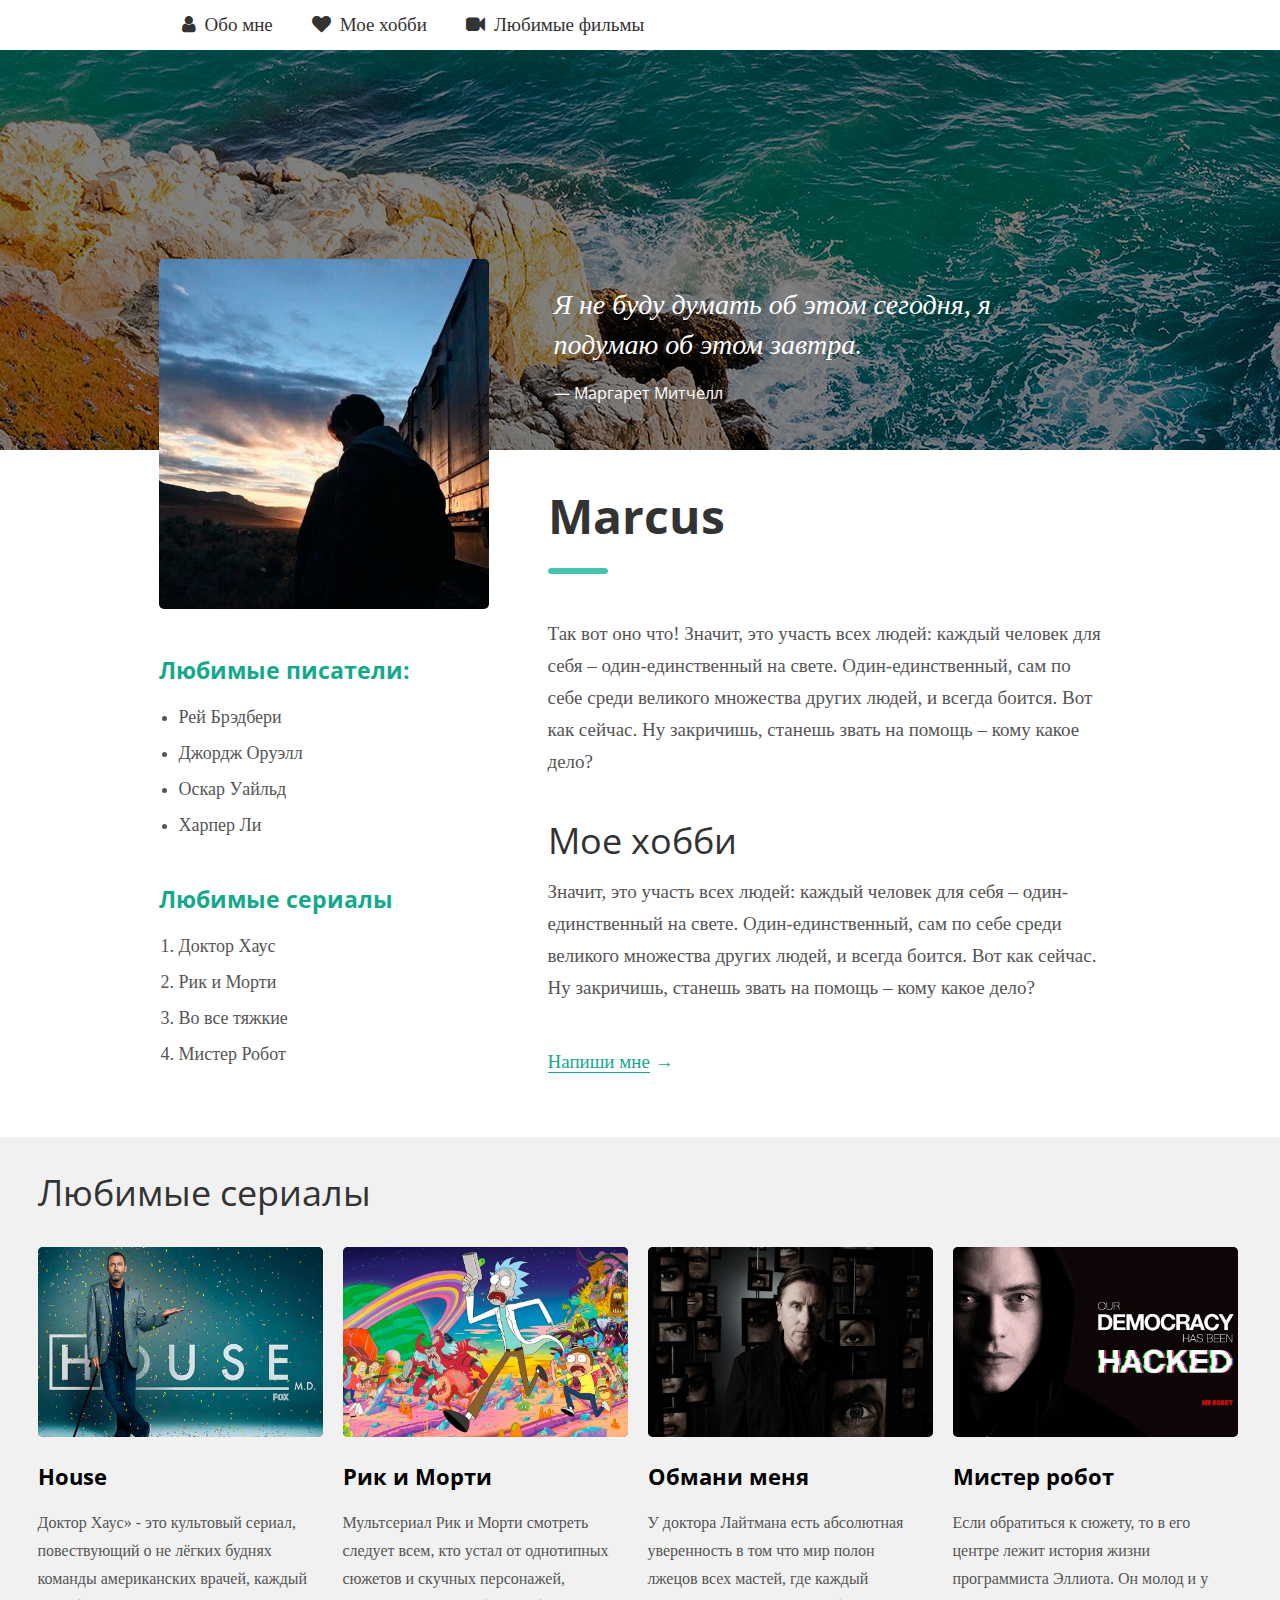
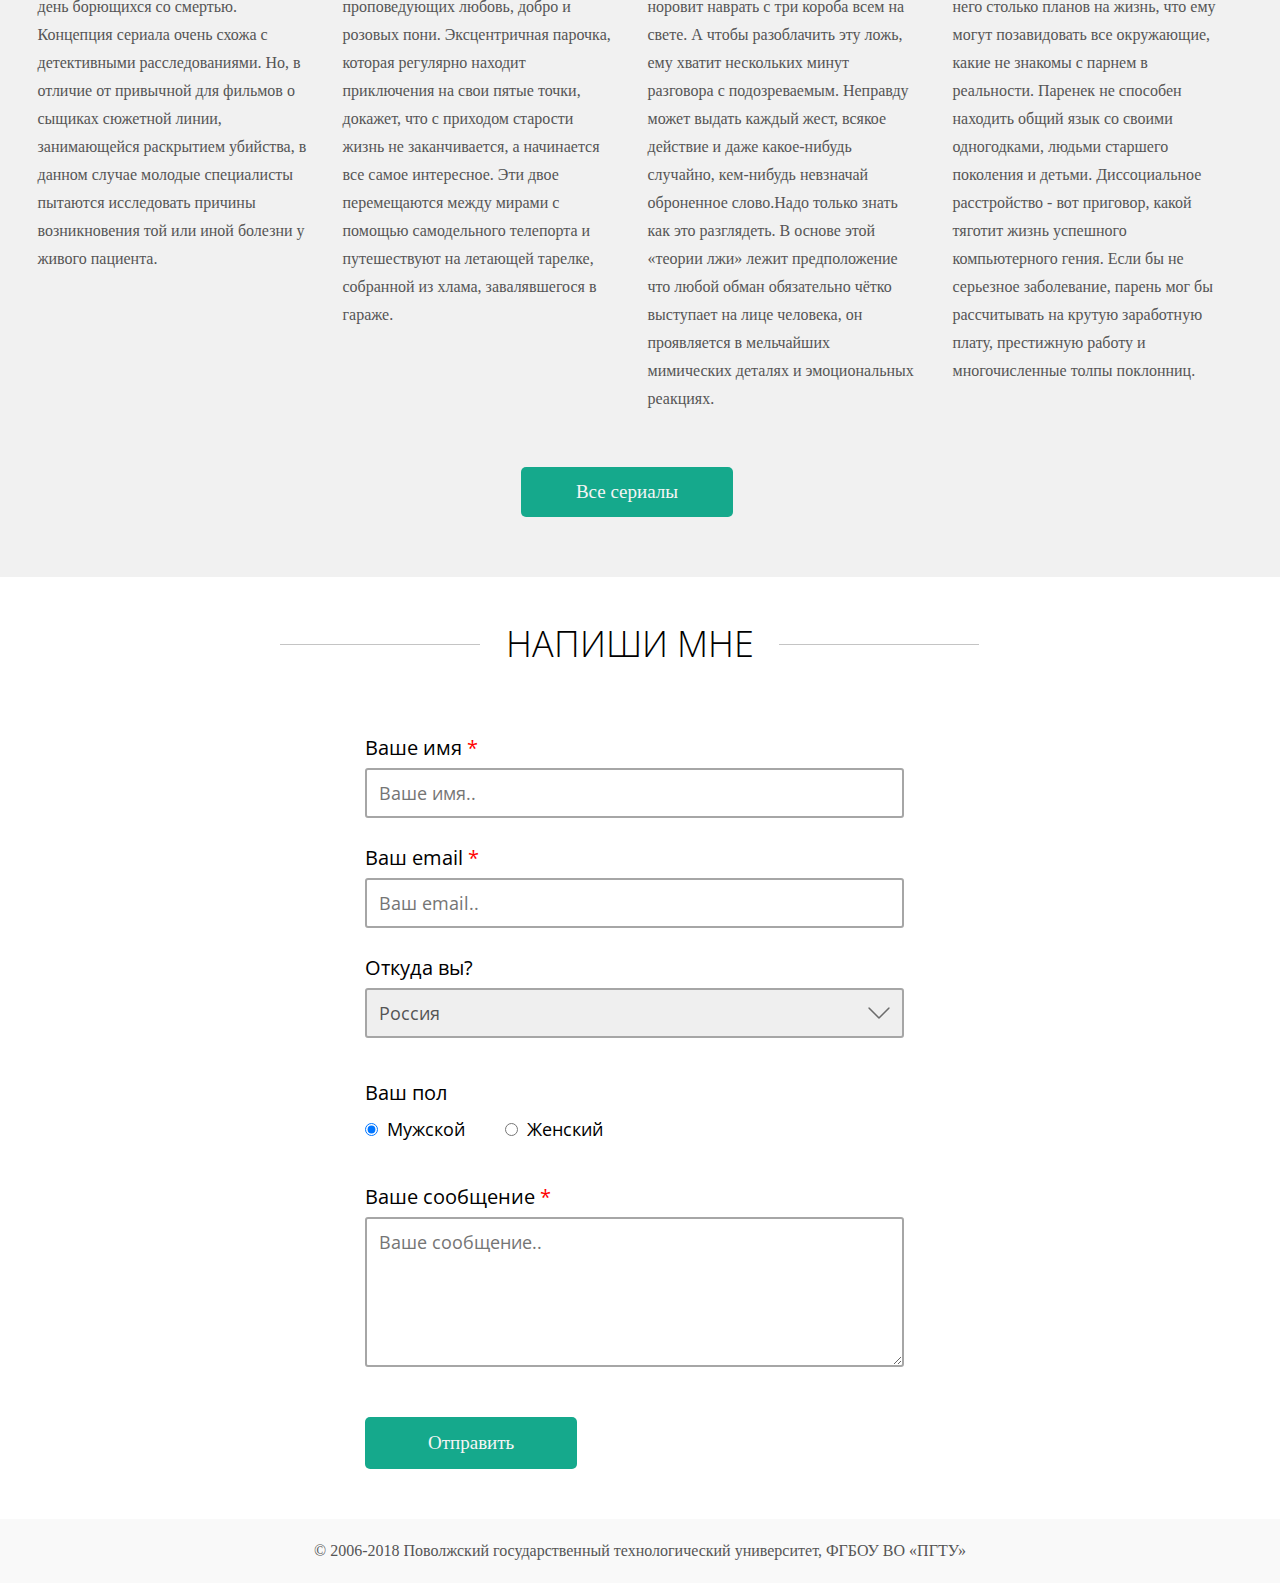
<file: 3_2/index.html>
<!DOCTYPE html>
<html lang="ru">

<head>
    <link href="css/style.css" rel="stylesheet">
    <link href="css/reset.css" rel="stylesheet">
    <link href="css/media_adaptive.css" rel="stylesheet">
    <link href="media/diamond.png" rel="shortcut icon">
    <title>Mark</title>
    <meta charset="utf-8">
    <link href="https://fonts.googleapis.com/css?family=Open+Sans:300,400,600,700" rel="stylesheet">
    <link rel="stylesheet" href="css/font-awesome-4.7.0/css/font-awesome.css">
    <meta name="viewport" content="width=device-width, initial-scale=1.0" />
</head>

<body>
    <header>
        <div class="container">
            <nav>
                <div id="menu" class="topnav ">
                    <a href="" class="icon" onclick="myFunction()">
                        <div class="bar1"></div>
                        <div class="bar2"></div>
                        <div class="bar3"></div>
                    </a>
                    <a href="#ex1"><i class="fa fa-user"></i><span class="about">Обо мне</span></a>
                    <a href="#ex2"><i class="fa fa-heart"></i>Мое хобби</a>
                    <a href="#ex3"><i class="fa fa-video-camera"></i>Любимые фильмы</a>
                </div>
            </nav>
            <div class="clearfix"></div>
        </div>
        <div class="clearfix"></div>
    </header>
    <div class="header_imgage"></div>


    <div class="main_content">
        <div class="photo_and_quote">
            <div class="photo">
                <img src="media/one_photo.PNG" alt="Photo" class="my_photo">
            </div>
            <div id="ex1" class="quote_one">
                <blockquote>
                    <p>Я не буду думать об этом сегодня, я подумаю об этом завтра.</p>
                </blockquote>
                <p class="quote_name">— Маргарет Митчелл</p>
            </div>
            <div class="clearfix"></div>
        </div>
        <div class="clearfix"></div>
    </div>

    <section class="bar">
        <div class="side_bar">
            <div class="writers">
                <h2 class="favorite_writers">Любимые писатели:</h2>
                <ul>
                    <li>Рей Брэдбери</li>
                    <li>Джордж Оруэлл</li>
                    <li>Оскар Уайльд</li>
                    <li>Харпер Ли</li>
                </ul>
            </div>

            <div class="films">
                <h2 class="favorite_serials">Любимые сериалы</h2>
                <ol>
                    <li>Доктор Хаус</li>
                    <li>Рик и Морти</li>
                    <li>Во все тяжкие</li>
                    <li>Мистер Робот</li>
                </ol>
            </div>
        </div>
        <div class="information">
            <div class="about_me">
                <h2 class="name">Marcus</h2>
                <div class="little">
                    <img src="media/little.png" alt="little" class="little">
                </div>
                <p class="quote">Так вот оно что! Значит, это участь всех людей: каждый человек для себя – один-единственный на свете. Один-единственный, сам по себе среди великого множества других людей, и всегда боится. Вот как сейчас. Ну закричишь, станешь звать на помощь – кому какое дело?</p>
                <h2 id="ex2" class="my_hobby">Мое хобби</h2>
                <div class="hobby">
                    <p>Значит, это участь всех людей: каждый человек для себя – один-единственный на свете. Один-единственный, сам по себе среди великого множества других людей, и всегда боится. Вот как сейчас. Ну закричишь, станешь звать на помощь – кому какое дело?</p>
                </div>
                <div class="contact_me">
                    <p class="telegram"><a href="https://t.me/waslost" class="my_telegram"><span class="link">Напиши мне</span> →</a></p>
                </div>
                <div class="clearfix"></div>
            </div>
            <div class="clearfix"></div>
        </div>
        <div class="clearfix"></div>
    </section>

    <section class="serials">
        <div class="back">
            <h2 id="ex3" class="title_serials">Любимые сериалы</h2>
            <div class="row">
                <div class="column">
                    <img src="media/house.png" alt="Jane">
                    <div class="container">
                        <h2>House</h2>
                        <p>Доктор Хаус» - это культовый сериал, повествующий о не лёгких буднях команды американских врачей, каждый день борющихся со смертью. Концепция сериала очень схожа с детективными расследованиями. Но, в отличие от привычной для фильмов о сыщиках сюжетной линии, занимающейся раскрытием убийства, в данном случае молодые специалисты пытаются исследовать причины возникновения той или иной болезни у живого пациента.</p>
                    </div>
                </div>

                <div class="column">
                    <img src="media/rik_morty.png" alt="Mike">
                    <div class="container4">
                        <h2>Рик и Морти</h2>
                        <p>Мультсериал Рик и Морти смотреть следует всем, кто устал от однотипных сюжетов и скучных персонажей, проповедующих любовь, добро и розовых пони. Эксцентричная парочка, которая регулярно находит приключения на свои пятые точки, докажет, что с приходом старости жизнь не заканчивается, а начинается все самое интересное. Эти двое перемещаются между мирами с помощью самодельного телепорта и путешествуют на летающей тарелке, собранной из хлама, завалявшегося в гараже.</p>
                    </div>
                </div>

                <div class="column">
                    <img src="media/lie.png" alt="John">
                    <div class="container">
                        <h2>Обмани меня</h2>
                        <p>У доктора Лайтмана есть абсолютная уверенность в том что мир полон лжецов всех мастей, где каждый норовит наврать с три короба всем на свете. А чтобы разоблачить эту ложь, ему хватит нескольких минут разговора с подозреваемым. Неправду может выдать каждый жест, всякое действие и даже какое-нибудь случайно, кем-нибудь невзначай оброненное слово.Надо только знать как это разглядеть. В основе этой «теории лжи» лежит предположение что любой обман обязательно чётко выступает на лице человека, он проявляется в мельчайших мимических деталях и эмоциональных реакциях. </p>
                    </div>
                </div>

                <div class="robot">
                    <img src="media/robot.png" alt="Robot">
                    <div class="container_robot">
                        <h2>Мистер робот</h2>
                        <p>Если обратиться к сюжету, то в его центре лежит история жизни программиста Эллиота. Он молод и у него столько планов на жизнь, что ему могут позавидовать все окружающие, какие не знакомы с парнем в реальности. Паренек не способен находить общий язык со своими одногодками, людьми старшего поколения и детьми. Диссоциальное расстройство - вот приговор, какой тяготит жизнь успешного компьютерного гения. Если бы не серьезное заболевание, парень мог бы рассчитывать на крутую заработную плату, престижную работу и многочисленные толпы поклонниц.</p>
                    </div>
                </div>
                <div class="clearfix"></div>
                <div class="all_serials">
                    <button type="button" class="button_serials"><span>Все сериалы</span></button>
                </div>
                <div class="clearfix"></div>
            </div>
        </div>
        <div class="clearfix"></div>
    </section>





    <section class="write_me">
        <h1 class="write">напиши мне</h1>
        <div class="container_form">
            <form action="write_to_me">
                <p>Ваше имя <span>*</span></p>
                <input type="text" id="fname" name="firstname" required placeholder="Ваше имя..">

                <p>Ваш email <span class="star">*</span></p>
                <input type="text" id="lname" name="email" required placeholder="Ваш email..">

                <p>Откуда вы?</p>

                <select id="country" name="country">
                      <option value="Russia">Россия</option>
                      <option value="Canada">Канада</option>
                      <option value="USA">США</option>
                 </select>

                <div class="your_male">
                    <p>Ваш пол</p>
                </div>
                <div class="sex">
                    <label class="label_male">
                      <input type="radio" checked name="sex"/><span>Мужской</span>
                    </label>
                    <label class="label_female">
                      <input type="radio" name="sex"/><span>Женский</span>
                    </label>
                </div>

                <p class="your_message">Ваше сообщение <span class="star">*</span></p>
                <textarea id="subject" name="subject" placeholder="Ваше сообщение.." style="height:150px"></textarea>
                <input type="submit" value="Отправить">
            </form>
        </div>
        <div class="clearfix"></div>
    </section>

    <footer>
        <p class="copy_right">© 2006-2018 Поволжский государственный технологический университет, ФГБОУ ВО «ПГТУ»</p>
    </footer>

    <script src="js/jquery-1.11.1.min.js"></script>
    <script src="js/script.js"></script>
    <script src="js/navbar.js"></script>
</body>

</html>
</file>
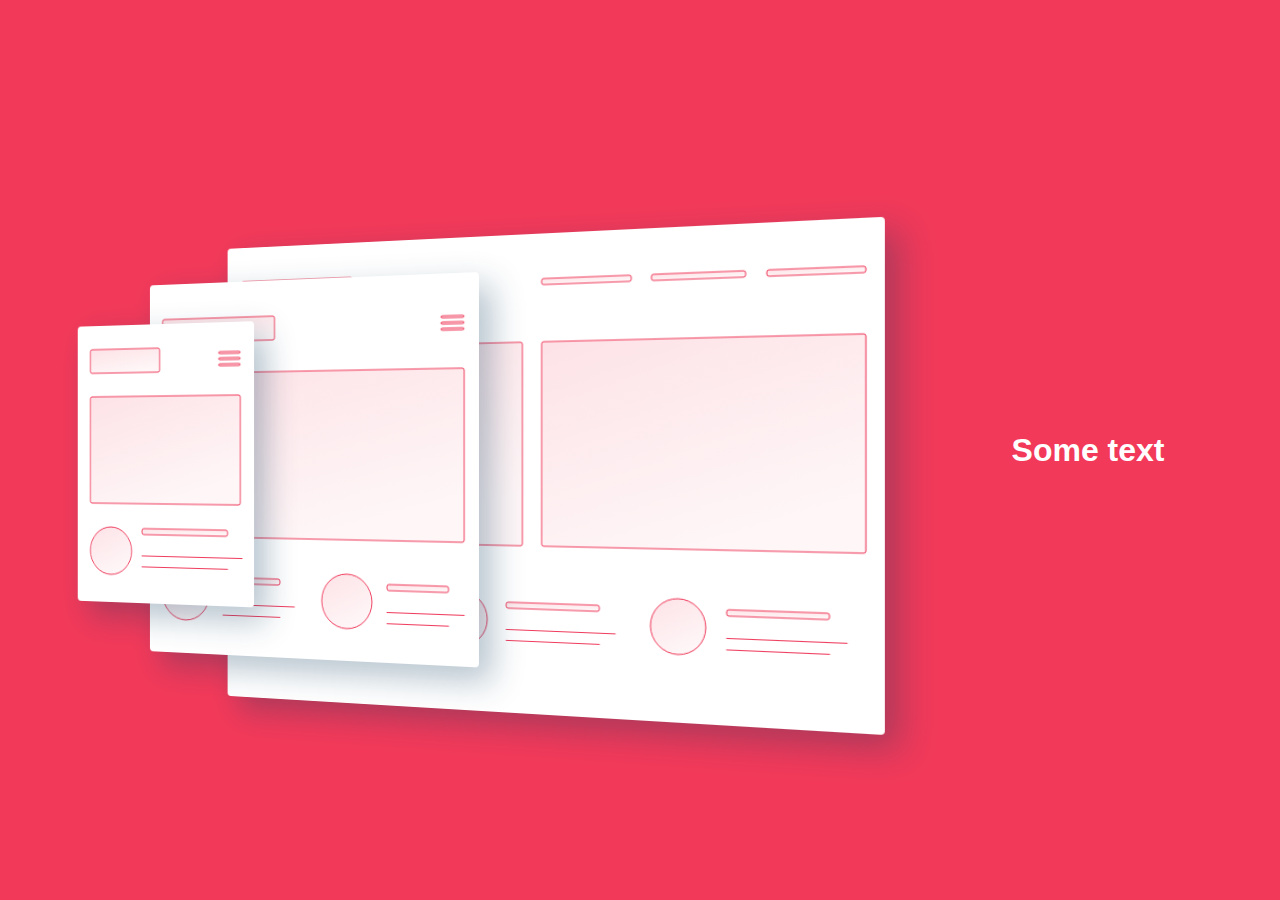
<file: flip tablet, phone & desk/index.html>
<html lang="en">
<head>
  <meta charset="UTF-8">
  <meta name="viewport" content="width=device-width, initial-scale=1.0">
  <meta http-equiv="X-UA-Compatible" content="ie=edge">
  <link rel="stylesheet" href="app.css">
  <title>flip</title>
</head>
<body>
<div class="section">
    <div class="phone"></div>
    <div class="tablet"></div>
    <div class="desktop"></div>
    <h1 class="heading">Some text</h1>
</div>
</body>
</html>
</file>
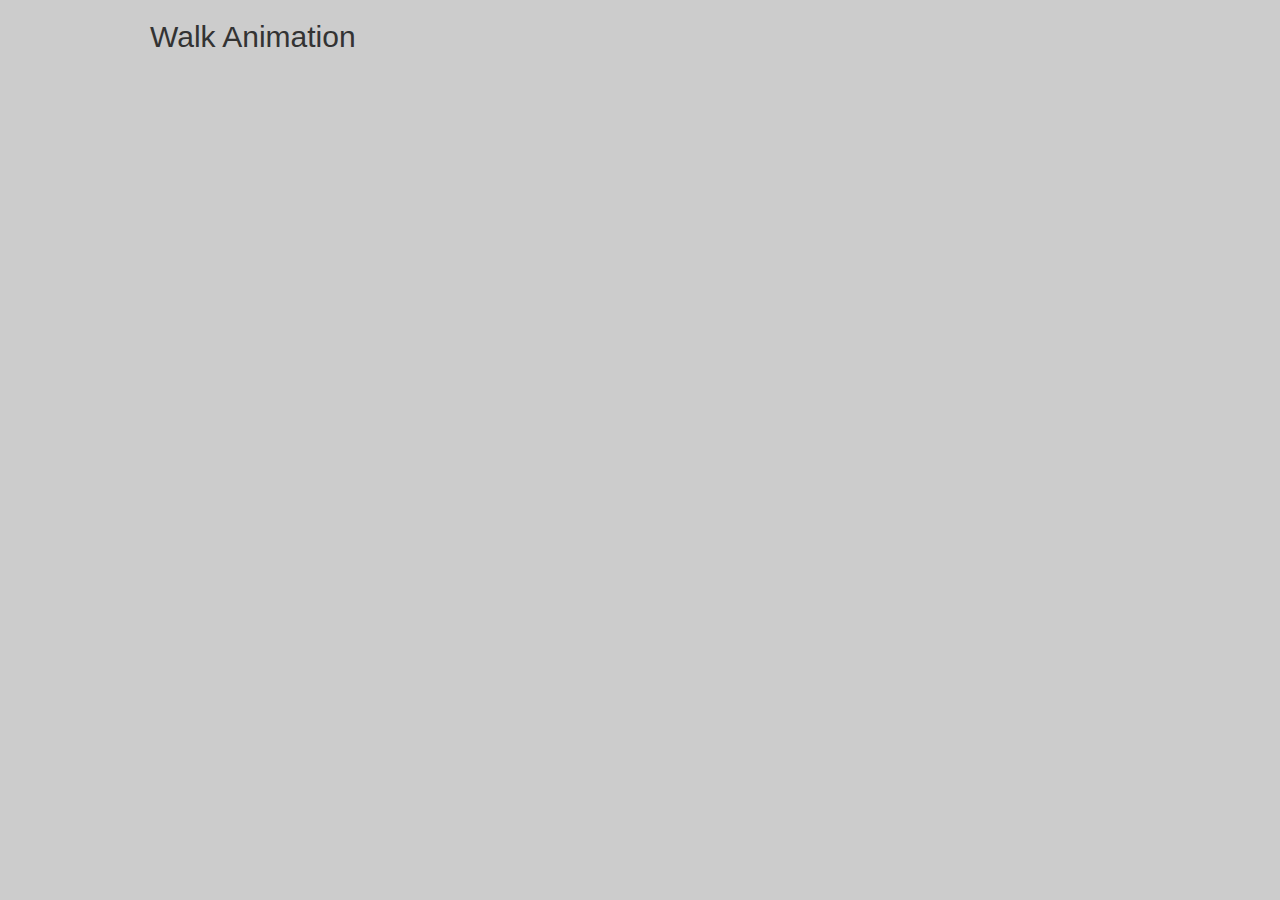
<file: sprite animate/index.html>
<!DOCTYPE html>
<html lang="en">

<head>
<meta charset="UTF-8">
<title>Sprite animate</title>
<link rel="stylesheet" href="app.css">
</head>

<body>
    <p class="title">Walk Animation</p>
    <div class="animation"></div>
</body>

</html>
</file>
<file: 3_2/css/style.css>
header {
    margin: 0 auto;
    width: 100%;
    max-width: 963px;

}

div {
    box-sizing: border-box;
}


.bar,
.main_content {
    margin: 0 auto;
    width: 100%;
    max-width: 963px;


}

.bar1,
.bar2,
.bar3 {
    width: 35px;
    height: 5px;
    background-color: #333;
    border-radius: 5px;
    margin: 4.3px 0;
    transition: 0.5s;
}




.topnav i {
    margin-right: 9px;
}

.topnav {

    width: 100%;
}

.topnav a {
    float: left;
    text-decoration: none;
    color: #333;
    font-family: 'Georgia';
    font-size: 19px;
    font-weight: 400;
    line-height: 32px;
    padding: 9px 16px 9px 23px;

}

.topnav a:hover {
    background-color: #15a98c;
    color: white;
}

.topnav .icon {
    display: none;
}



.header_imgage {

    max-width: 100%;
    height: 400px;
    background: url("../media/background.png") no-repeat;

}

.photo_and_quote {
    margin-top: -191px;

}

.photo {
    float: left;

}

.my_photo {
    width: 100%;
    max-width: 330px;
    height: 350px;
    border-radius: 5px;
}

blockquote {
    color: white;
    font-family: 'Georgia';
    font-size: 28px;
    font-style: italic;
    line-height: 1.44;
}

.quote_one {
    margin-top: 26px;
    float: left;
    width: 100%;
    max-width: 500px;
    margin-left: 65px;
}

.quote_name {
    font-size: 16px;
    color: white;
    font-family: 'Open Sans', sans-serif;
    margin-top: 16px;
}

.writers {
    margin-top: 41px;
    width: 100%;
    max-width: 330px;
    color: #15a98c;
    font-family: 'Open Sans', sans-serif;
    font-size: 15.3px;
}

.writers ul,
ol {

    margin-top: 13px;
    margin-left: 20px;
    color: #555;
    font-family: 'Georgia';
    font-size: 18px;
    line-height: 2;
}

.films {
    margin-top: 40px;
    width: 330px;
    color: #15a98c;
    font-family: 'Open Sans', sans-serif;
    font-size: 15.3px;
}



.side_bar {
    float: left;
}

.information {
    float: left;
    margin-left: 59px;
    margin-top: -130px;
}

.name {
    color: #333;
    font-family: 'Open Sans', sans-serif;
    font-size: 48px;
}

.little {
    margin-top: 10px;
}


.quote {
    margin-top: 40px;
    color: #555;
    font-family: 'Georgia';
    font-size: 19px;
    font-weight: 400;
    line-height: 32px;
    width: 100%;
    max-width: 560px;
}


.my_hobby {
    margin-top: 38px;
    color: #333;
    font-size: 36px;
    font-weight: 400;
    font-family: 'Open Sans', sans-serif;
}

.hobby {
    margin-top: 11px;
    color: #555;
    font-family: 'Georgia';
    font-size: 19px;
    line-height: 32px;
    width: 100%;
    max-width: 560px;
}



.my_telegram {
    font-size: 19px;
    color: #15a98c;
    font-family: "Georgia";
    text-decoration: none;
}

.link {
    border-bottom: 1.4px solid #15a98c;
    line-height: 36px;
    font-family: "Georgia";
}

.contact_me {
    margin-top: 40px;
}

.title_serials {
    color: #333;
    font-family: 'Open Sans', sans-serif;
    font-size: 36px;
    font-weight: 400;
    line-height: 42px;
}

.back {
    margin: 0 auto;
    width: 100%;
    max-width: 1205px;
}

.serials {
    padding: 35px 0px 60px 0px;
    background-color: #f1f1f1;
    margin-top: 57px;
}



.column {
    float: left;
    margin-right: 20px;
}

.robot {
    margin: 0;
    float: left;
}

.row {
    margin-top: 33px;
}

.row h2 {
    margin-top: 20px;
    font-size: 22px;
    font-family: 'Open Sans', sans-serif;
}

.row p {
    margin-top: 18px;
    color: #555;
    font-family: 'Georgia';
    font-size: 16px;
    font-weight: 400;
    line-height: 28px;
    width: 100%;
    max-width: 270px;
}



.row img {
    background-color: #464646;
    border-radius: 5px;
    width: 100%;
    max-width: 285px;
    height: 190px;
}

.all_serials {
    text-align: center;
    margin-top: 54px;
    margin-right: 26px;
}

.button_serials {
    padding: 14px 55px;
    background-color: #15a98c;
    border-radius: 5px;
    cursor: pointer;
    border: none;
}

.button_serials span {
    color: whitesmoke;
    font-family: 'Georgia';
    font-size: 19px;
}

.button_serials:hover {
    background-color: #098d72;
}




.write_me {
    margin: 0 auto;
    max-width: 550px;
    width: 100%;
}

.write {
    margin: 0 auto;
    width: 100%;
    max-width: 260px;
    text-transform: uppercase;
    text-align: center;
    font-family: 'Open Sans', sans-serif;
    font-size: 36px;
    font-weight: 300;
    margin-top: 42px;
    margin-right: 155px;
    margin-bottom: 66px;
}


.write:before,
.write:after {
    content: '';
    width: 100%;
    max-width: 200px;
    display: inline-block;
    vertical-align: middle;
    height: 1px;
    background: #c4c4c4;
    border: solid #FFF;
    border-width: 0px 26px 6px 25px;
}

.write:before {
    margin-left: -100%;
}

.write:after {
    margin-right: -100%;
}

input[type=text],
select,
textarea {
    margin: 0 auto;
    width: 100%;
    max-width: 539px;
    padding: 11px 12px;
    color: #555;
    font-family: 'Open Sans', sans-serif;
    font-size: 18px;
    border: 2px solid #a6a6a6;
    border-radius: 3px;
    margin-bottom: 26px;
}



input[type=text]:hover,
select:hover,
textarea:hover {
    border: 2px solid #15a98c;
    outline-color: #15a98c;
}

input[type=submit] {
    margin-top: 20px;
    color: whitesmoke;
    font-family: 'Georgia';
    font-size: 19px;
    background-color: #15a98c;
    padding: 15px 63px;
    border: none;
    border-radius: 5px;
    cursor: pointer;
}


input[type=submit]:hover {
    background-color: #098d72;
}

select {

    -webkit-appearance: none;
    background-image: url('../media/arrow_down.png');
    background-position: right center;
    background-repeat: no-repeat;
    background-origin: content-box;

    /* for FF */
    -moz-appearance: none;
    text-indent: 0.01px;
    text-overflow: '';
    /* for IE */
    -ms-appearance: none;
    appearance: none!important;
}

select::-ms-expand {
    display: none;
}




.container_form p {

    font-family: 'Open Sans', sans-serif;
    font-size: 20px;
    margin-bottom: 7px;

}



.container_form span {
    color: red;
}

.sex span {
    color: black;
    font-family: 'Open Sans', sans-serif;
    font-size: 18px;
    font-weight: 400;
    line-height: 32px;
    margin-left: 9px;

}

.your_male {
    margin-top: 15px;
}

.label_female {
    margin-left: 36px;
}

.your_message {
    margin-top: 38px;
}




footer {
    margin-top: 50px;
    padding: 23px;
    background-color: #f9f9f9;

}


.copy_right {
    text-align: center;
    color: #555;
    font-family: 'Georgia';

}




.clearfix {
    content: '';
    clear: both;
    display: table;
    margin: 0 auto;
    width: 100%;
}
</file>
<file: 3_2/css/media_adaptive.css>
@media screen and (max-width: 768px) {
    .topnav a:not(:first-child) {
        display: none;

    }
    .topnav a.icon {
        float: left;
        display: block;
        width: 100%;

    }
    .topnav.responsive a {
        float: none;
        display: block;
    }

    .write:before,
    .write:after {
        width: 100%;
        max-width: 120px;
    }

    .side_bar {
        display: none;
    }
    .my_photo {
        margin-left: 20px;
        margin-top: -100px;
        height: auto;
    }

    .quote_one,
    .quote_one p {

        margin: 0;
        margin-left: 10px;
        color: black;
    }
    .information {
        margin: 0;
        padding: 20px;
    }



}

@media screen and (max-width: 992px) {}


@media screen and (max-width: 480px) {}


/*320 480 760 960 1200 1600*/
</file>
<file: flip tablet, phone & desk/app.css>
body {
    margin: 0;
    padding: 0;
    font-family: sans-serif;
    overflow-y: hidden;
}

.section {
    background: #f2395a;
    color: #fff;
    height: 100vh;
    display: flex;
    justify-content: center;
    align-items: center;
    position: relative;
    perspective: 800px;
}

.heading {
    margin-left: 70%;
    text-align: center;
}

.phone,
.tablet,
.desktop {
    background-color: #fff;
    box-shadow: 13px 13px 32px 0 rgba(10, 57, 90, .3);
    position: absolute;
    transition: 1s;
    transform: translateY(100%);
    border-radius: 4px;
    opacity: 0;
    height: 0;
    overflow: hidden;
}

.section:hover .phone,
.section:hover .tablet,
.section:hover .desktop {
    transform: translateY(5%) rotateY(-10deg);
    opacity: 1;
}

.phone {
    width: 200px;
    left: 5%;
    background: #fff url(images/mobile.svg) center no-repeat;
    z-index: 3;
    transition-delay: 0.2s;
}

.tablet {
    width: 360px;
    background: #fff url(images/tablet.svg);
    left: 10%;
    z-index: 1;
    transition-delay: 0.4s;
}

.desktop {
    width: 680px;
    background: #fff url(images/desktop.svg);
    left: 15%;
    transition-delay: 0.6s;
}


.section:hover .phone {
    height: 280px;
}

.section:hover .tablet {
    height: 380px;
}

.section:hover .desktop {
    height: 480px;
}



@media screen and (max-width: 1120px) {

    .heading {
        display: none;
    }

    .phone {
        width: 133px;
        height: 186px;
        background-size: 133px 186px;
    }

    .tablet {
        width: 240px;
        height: 253px;
        background-size: 240px 253px;
    }

    .desktop {
        width: 453px;
        height: 320px;
        background-size: 453px 320px;
    }
    
    .section:hover .phone {
         height: 186px;
    }

    .section:hover .tablet {
        height: 253px;
    }

    .section:hover .desktop {
        height: 320px;
    }
}
</file>
<file: sprite animate/app.css>
* {
    padding: 0;
    margin: 0;
    box-sizing: border-box;
}

body {
    font-family: sans-serif;
    padding: 20px 100px;
    background-color: #cccccc;
}

.title {
    color: #333;
    font-size: 30px;
    margin-left: 50px;
    margin-bottom: 50px;
}

.animation {
    width: 320px;
    height: 300px;
    background-image: url(https://i.imgur.com/zH9AVtL.png);
    animation: walk-cycle 1.0s steps(10) infinite, translate 5.0s linear infinite;
}

@keyframes walk-cycle {
    0% {
        background-position: 0px;
    }
    100% {
        background-position: -3000px;
    }
    /* Image width */
}

@keyframes translate {
    0% {
        transform: translateX(-350px);
    }
    100% {
        transform: translateX(1500px);
    }
}
</file>
